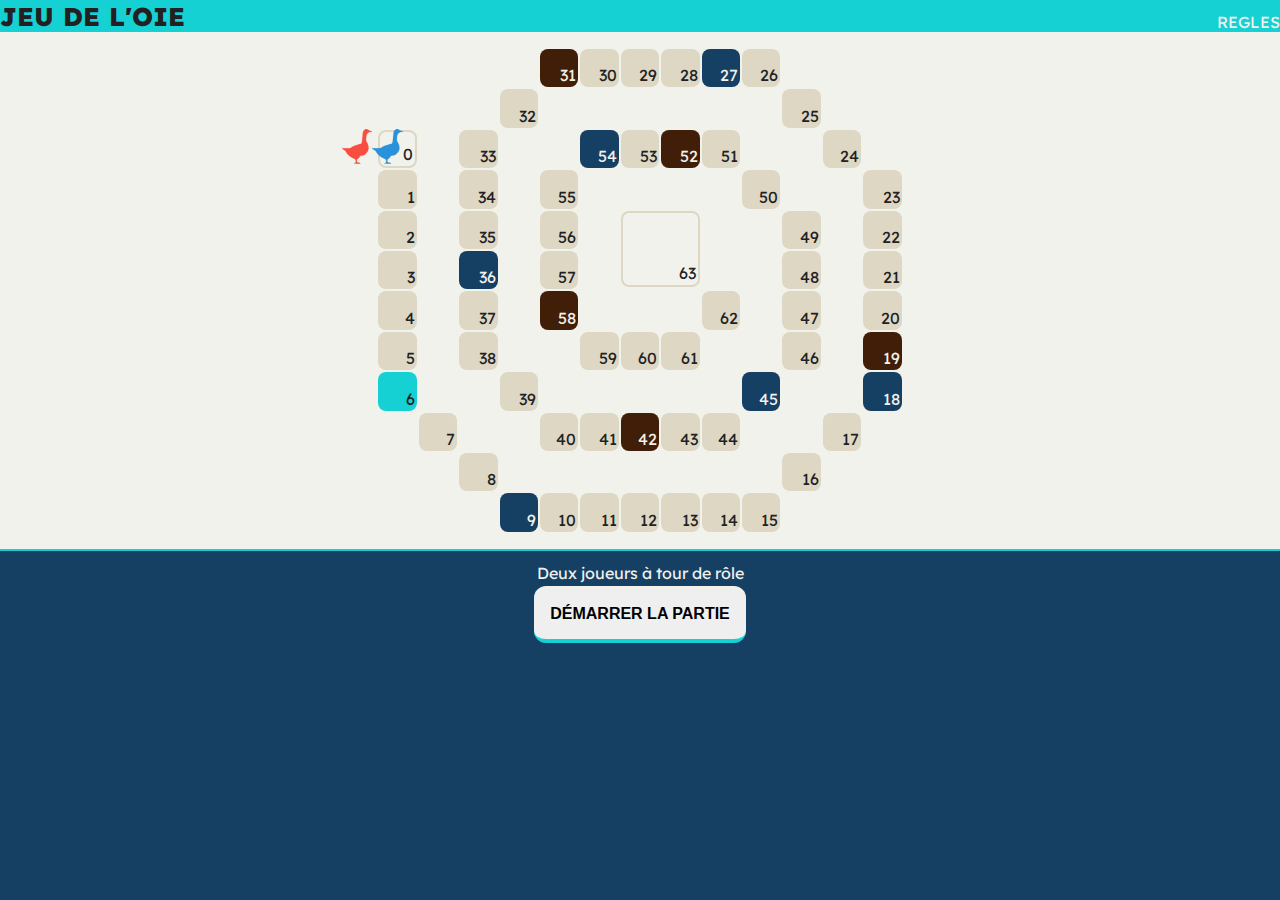
<file: index.html>
<!DOCTYPE html>
<html lang="fr">

<head>
  <meta charset="UTF-8">
  <meta http-equiv="X-UA-Compatible" content="IE=edge">
  <meta name="viewport" content="width=device-width, initial-scale=1.0">
  <link href="https://fonts.googleapis.com/css2?family=Lexend:wght@400;600;800&display=swap" rel="stylesheet">
  <link rel="stylesheet" href="../css/styles.css">
  <title>Jeu de l'oie</title>
</head>

<body>
  <header class="title">
    <h1>Jeu de l'oie</h1>
    <a id="closeAside">Regles</a>
  </header>
  <main>

    <section class="board-section">
      <div class="board-grid">

      </div>
    </section>

    <section class="roll-section">

      <div class="option container" id="start-game">
        <p>Deux joueurs à tour de rôle</p>
        <button class="btn" id="btn-start">Démarrer la partie</button>
      </div>

      <div class="option roll-container hidden" id="player-turn">
        <div class="column">
          <div class="track">

          </div>
        </div>
        <div class="column container">
          <p id="previous-turn">Bouh</p>
          <p>A votre tour: <span id="turn">Joueur 1</span> </p>
          <button class="btn" id="roll-btn">Lancer les dés</button>
        </div>


      </div>
      <ul id="gamelog">

      </ul>




    </section>
  </main>
  <aside class="closed">
    <h2>Règles du jeu</h2>
    <h3>But du jeu</h3>
    <p>Atteindre exactement la <span>case 63.</span> Reculez si vous la dépassez.</p>
    <p>Si un joueur arrive sur la case où vous vous trouvez, vous echangez vos places.</p>
    <h3>Premier tour de jeu</h3>
    <p>Dés 6 et 3 : Avancez <span>case 26</span></p>
    <p>Dés 4 et 5 : Avancez <span>case 53</span></p>
    <h3>Cases spéciales</h3>
    <h4>Oies</h4>
    <p><span>Cases 9, 18, 27, 36, 45, 54: </span>Avancez à nouveau du même score de dés</p>
    <h4>Pont</h4>
    <p><span>Case 6: </span>Avancez à la <span>case 9</span></p>
    <h4>Hotel</h4>
    <p><span>Case 19: </span>Passez 2 tours</p>
    <h4>Puits</h4>
    <p><span>Case 31: </span>Attendez qu'un autre joueur prenne votre place</p>
    <h4>Labyrinthe</h4>
    <p><span>Case 42: </span>Retournez à la <span>case 30</span></p>
    <h4>Prison</h4>
    <p><span>Case 52: </span>Attendez qu'un autre joueur vous libère</p>
    <h4>Tête de mort</h4>
    <p><span>Case 58: </span>Retournez à la <span>case départ</span></p>

    <a id="closeAsideSmall">Fermer</a>

  </aside>

  <script type="module" src="../js/app.js"></script>
  <script type="module" src="../js/layout.js"></script>
</body>

</html>
</file>
<file: css/styles.css>
:root {
    /*---COLOR VARIABLES---*/
    --aside-bg-color: #ddd7c3;
    --roll-bg-color: #163f64;
    --title-bg-color: #16d1d4;
    --rules-txt-color: #411e07;
    --white: #F2F2EC;
    --black: #212123;

    /*---SIZE VARIABLES---*/
    --case-size: 3vw;
}

@media screen and (max-width:700px){
    :root {
        --case-size: 7vw;}
}

* {
    /*---MINI RESET---*/
    margin: 0;
    padding: 0;
    box-sizing: border-box;
    border: none;
}

body {
    /*---GENERAL FONT STYLES---*/
    font-family: "lexend", sans-serif;
    color: var(--black);
    background-color: var(--roll-bg-color);
}


@media screen and (max-width:700px){
    body {
        font-size: 0.75rem;
    }
}


/*---TITLE SECTION---*/

.title {
    background-color: var(--title-bg-color);
    display: flex;
    align-content: center;
    justify-content: space-between;
}

h1 {
    font-size: 2vw;
    font-weight: 800;
    text-transform: uppercase;
}

/*---BOARD SECTION---*/

.board-section {
    display:flex;
    justify-content: center;
    background-color: var(--white);
}

.board-grid {
    display: grid;
    padding-block: 1em;;
    grid-template-columns: repeat(13, 1fr);
    grid-template-rows: repeat(12, 1fr);
    grid-template-areas: 
    ". . . . c31 c30 c29 c28 c27 c26 . . ."
    ". . . c32 . . . . . . c25 . ."
    "c0 . c33 . . c54 c53 c52 c51 . . c24 ."
    "c1 . c34 . c55 . . . . c50 . . c23"
    "c2 . c35 . c56 . c63 c63 . . c49 . c22"
    "c3 . c36 . c57 . c63 c63 . . c48 . c21"
    "c4 . c37 . c58 . . . c62 . c47 . c20"
    "c5 . c38 . . c59 c60 c61 . . c46 . c19"
    "c6 . . c39 . . . . . c45 . . c18"
    ". c7 . . c40 c41 c42 c43 c44 . . c17 ."
    ". . c8 . . . . . . . c16 . ."
    ". . . c9 c10 c11 c12 c13 c14 c15 . . .";
}

.case {
    background-color: var(--aside-bg-color);
    border-radius:0.5rem;
    height:var(--case-size);
    width:var(--case-size);
    padding:2px;
    margin:1px;
    display:flex;
    justify-content: right;
    align-items: flex-end;
}

#playerOne, #playerTwo {
    height:var(--case-size);
    position:absolute;
}

#case-0 {
    grid-area: c0;
}

#case-1 {
    grid-area: c1;
}

#case-2 {
    grid-area: c2;
}

#case-3 {
    grid-area: c3;
}

#case-4 {
    grid-area: c4;
}

#case-5 {
    grid-area: c5;
}

#case-6 {
    grid-area: c6;
}

#case-7 {
    grid-area: c7;
}

#case-8 {
    grid-area: c8;
}

#case-9 {
    grid-area: c9;
}

#case-10 {
    grid-area: c10;
}

#case-11 {
    grid-area: c11;
}

#case-12 {
    grid-area: c12;
}

#case-13 {
    grid-area: c13;
}

#case-14 {
    grid-area: c14;
}

#case-15 {
    grid-area: c15;
}

#case-16 {
    grid-area: c16;
}

#case-17 {
    grid-area: c17;
}

#case-18 {
    grid-area: c18;
}

#case-19 {
    grid-area: c19;
}

#case-20 {
    grid-area: c20;
}

#case-21 {
    grid-area: c21;
}

#case-22 {
    grid-area: c22;
}

#case-23 {
    grid-area: c23;
}

#case-24 {
    grid-area: c24;
}

#case-25 {
    grid-area: c25;
}

#case-26 {
    grid-area: c26;
}

#case-27 {
    grid-area: c27;
}

#case-28 {
    grid-area: c28;
}

#case-29 {
    grid-area: c29;
}

#case-30 {
    grid-area: c30;
}

#case-31 {
    grid-area: c31;
}

#case-32 {
    grid-area: c32;
}

#case-33 {
    grid-area: c33;
}

#case-34 {
    grid-area: c34;
}

#case-35 {
    grid-area: c35;
}

#case-36 {
    grid-area: c36;
}

#case-37 {
    grid-area: c37;
}

#case-38 {
    grid-area: c38;
}

#case-39 {
    grid-area: c39;
}

#case-40 {
    grid-area: c40;
}

#case-41 {
    grid-area: c41;
}

#case-42 {
    grid-area: c42;
}

#case-43 {
    grid-area: c43;
}

#case-44 {
    grid-area: c44;
}

#case-45 {
    grid-area: c45;
    
}

#case-46 {
    grid-area: c46;
}

#case-47 {
    grid-area: c47;
}

#case-48 {
    grid-area: c48;
}

#case-49 {
    grid-area: c49;
}

#case-50 {
    grid-area: c50;
}

#case-51 {
    grid-area: c51;
}

#case-52 {
    grid-area: c52;
}

#case-53 {
    grid-area: c53;
}

#case-54 {
    grid-area: c54;
}

#case-55 {
    grid-area: c55;
}

#case-56 {
    grid-area: c56;
}

#case-57 {
    grid-area: c57;
}

#case-58 {
    grid-area: c58;
}

#case-59 {
    grid-area: c59;
}

#case-60 {
    grid-area: c60;
}

#case-61 {
    grid-area: c61;
}

#case-62 {
    grid-area: c62;
}

#case-63 {
    grid-row-start: 5;
    grid-row-end: 7;
    grid-column-start: 7;
    grid-column-end: 9;
    height:calc(2 * var(--case-size));
    width:auto;
}

#case-0, #case-63 {
    background-color: var(--white);
    border: 2px solid var(--aside-bg-color);
}

#case-6 {
    background-color: var(--title-bg-color);
}

#case-9, #case-18, #case-27, #case-36, #case-45, #case-54  {
    background-color: var(--roll-bg-color);
    color: var(--white);
}

#case-19, #case-31, #case-42, #case-52, #case-58  {
    background-color: var(--rules-txt-color);
    color: var(--white);
}


/*---ROLL SECTION---*/

.roll-section {
    color: var(--white);
    border-top: 2px solid var(--title-bg-color);
    padding:0.25rem;
}

@media screen and (max-width:700px){
    .roll-section {
        padding: 0,1rem;
    }
}

.option {
    max-height: 25vh;
    padding: 0.5rem;
}

.container {
    display: flex;
    flex-direction: column;
    justify-content: space-between;
    align-items: center;
}

.roll-container {
    display: flex;
    justify-content: space-evenly;
    align-items: center;
}

.track {
    background-color: var(--title-bg-color);
    border: 2px solid var(--white);
}

#gamelog{
    margin: 2rem auto;
    max-width:50%;
    max-height: 10vh;
    overflow-y: scroll;
    overflow-x: hidden;
}

#gamelog li{
    margin: 0.75rem;
    font-size: 0.75rem;

}


#closeAside, #closeAsideSmall {
    display:block;
    text-align:right;
    align-self: end;
    cursor: pointer;
    text-transform: uppercase;
    color:var(--white);
}

#closeAside:hover {
    border-bottom: 1px solid var(--white);
}

.closed {
    display:none;
}

.dice {
    height:54px;
    width:54px;
    background-image: url('../assets/images/dice-sprite.png');
    background-color: var(--white);
    border:2px solid var(--roll-bg-color);
}

.one{
    background-position-x: 0px;
  }
  
  .two{
    background-position-x: -51px;
  }
  
  .three{
    background-position-x: -101px;
  }
  
  .four{
    background-position-x: -151px;
  }
  
  .five{
    background-position-x: -201px;
  }
  
  .six{
    background-position-x: -251px;
  }


.player-turn {
    display: flex;
    align-items: center;
    gap: 1rem;
}

.btn {
    display: inline-block;
    padding: 1em;
    margin:0.2em;
    border-top: 0.2rem solid var(--white);
    border-bottom: 0.3rem solid var(--title-bg-color);
    border-radius: 0.75rem;
    font-size: 1rem;
    font-weight: 600;
    text-transform: uppercase;
}

.btn:hover {
    border-top: 0.3rem solid var(--white);
    border-bottom: 0.2rem solid var(--title-bg-color);
}

@media screen and (max-width:700px){
    .btn {
        padding: 0.5rem;
    }
}

.hidden {
    display:none;
}


/*---ASIDE SECTION---*/

aside {
    position: absolute;
    top:0;
    right:0;
    background-color: var(--aside-bg-color);
    max-width: 75vw;
    height: 100vh;
    padding: 1.5rem;
    overflow-y: scroll;
}

h2,
h3 {
    color: var(--rules-txt-color);
    margin-block: 1rem;
}

h2,
h4 {
    text-transform: uppercase;
}

h4 {
    color: var(--roll-bg-color);
    margin-top: 1rem;
}

aside span {
    color: var(--roll-bg-color);
}

aside p {
    margin-bottom: 0.25rem;
}
</file>
